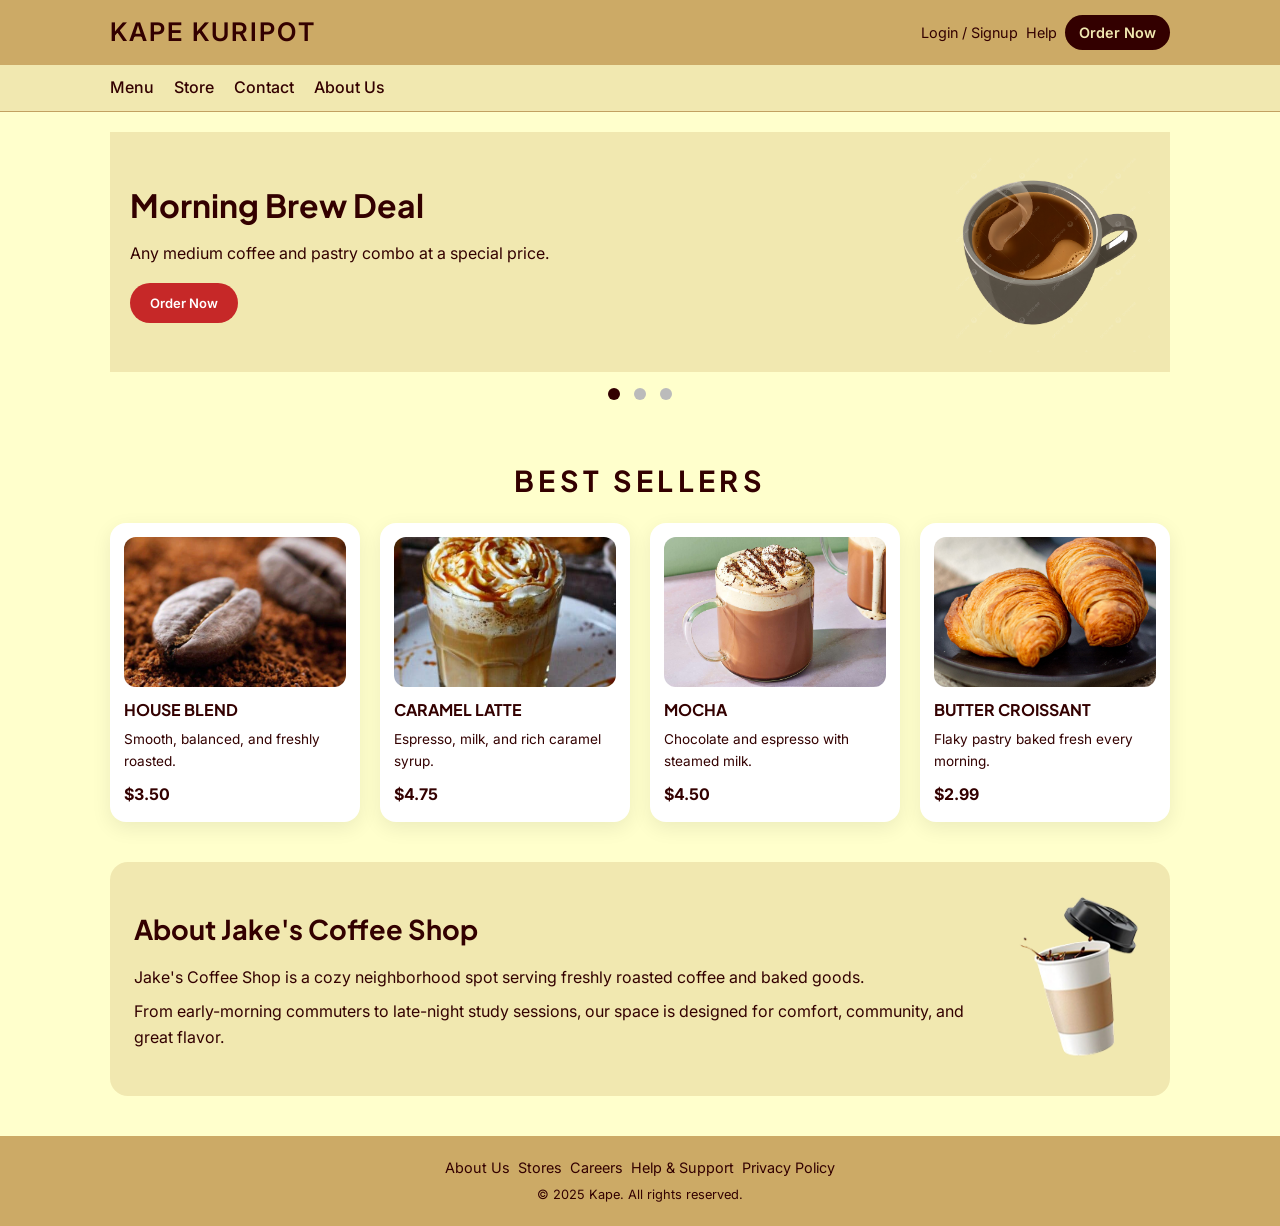
<file: index.html>
<!DOCTYPE html>
<html lang="en">
<head>
    <meta charset="UTF-8">
    <meta name="viewport" content="width=device-width, initial-scale=1.0">
    <title>Kape Kuripot</title>
    <link rel="stylesheet" href="styles.css">
    <link rel="preconnect" href="https://fonts.googleapis.com">
    <link rel="preconnect" href="https://fonts.gstatic.com" crossorigin>
    <link href="https://fonts.googleapis.com/css2?family=Inter:wght@100..900&family=Plus+Jakarta+Sans:wght@200..800&display=swap" rel="stylesheet">

<body>
</head>
<body>
    <!-- HEADER -->
    <header class="site-header">
        <div class="top-bar">
            <div class="logo-area">
                <!-- Make logo clickable to go back to index -->
                <a href="index.html" class="logo-link">
                    <span class="logo-text">Kape Kuripot</span>
                </a>
            </div>
            <div class="top-links">
                <a href="login.html">Login / Signup</a>
                <a href="#">Help</a>
                <a href="#" class="btn-order-now">Order Now</a>
            </div>
        </div>
    
        <nav class="main-nav">
            <ul>
                <li><a href="menu.html">Menu</a></li>
                <li><a href="store.html">Store</a></li>
                <li><a href="contact.html">Contact</a></li>
                <li><a href="about.html">About Us</a></li>
            </ul>
        </nav>
    </header>

    <!-- MAIN CONTENT -->
    <main>
        <!-- CAROUSEL PROMO -->
        <section class="promo-carousel">
            <div class="carousel-track">
                <article class="promo-slide active">
                    <div class="promo-text">
                        <h2>Morning Brew Deal</h2>
                        <p>Any medium coffee and pastry combo at a special price.</p>
                        <a href="#" class="btn-primary">Order Now</a>
                    </div>
                    <div class="promo-image">
                        <img src="image/morning-brew.png" alt="Morning coffee and pastry">
                    </div>
                </article>

                <article class="promo-slide">
                    <div class="promo-text">
                        <h2>New Iced Lattes</h2>
                        <p>Cool caramel and vanilla lattes for hot days.</p>
                        <a href="#" class="btn-primary">Try Today</a>
                    </div>
                    <div class="promo-image">
                        <img src="image/iced-latte.png" alt="Iced latte drinks">
                    </div>
                </article>

                <article class="promo-slide">
                    <div class="promo-text">
                        <h2>Rewards Program</h2>
                        <p>Earn points for every cup and redeem for free drinks.</p>
                        <a href="#" class="btn-primary">Join Free</a>
                    </div>
                    <div class="promo-image">
                        <img src="image/rewards-card.png" alt="Rewards card">
                    </div>
                </article>

                
            </div>

            <div class="carousel-dots">
                <button class="dot active" data-index="0" title="Slide 1" aria-label="Go to slide 1"></button>
                <button class="dot" data-index="1" title="Slide 2" aria-label="Go to slide 2"></button>
                <button class="dot" data-index="2" title="Slide 3" aria-label="Go to slide 3"></button>
            </div>
        </section>

        <!-- BEST SELLER GRID -->
        <section class="best-sellers">
            <div class="section-header">
                <h2>Best Sellers</h2>
            </div>

            <div class="product-grid">
                <article class="product-card">
                    <img src="image/house-blend-coffee.webp" alt="House Blend">
                    <h3>House Blend</h3>
                    <p>Smooth, balanced, and freshly roasted.</p>
                    <span class="price">$3.50</span>
                </article>

                <article class="product-card">
                    <img src="image/caramel-latte.jpg" alt="Caramel Latte">
                    <h3>Caramel Latte</h3>
                    <p>Espresso, milk, and rich caramel syrup.</p>
                    <span class="price">$4.75</span>
                </article>

                <article class="product-card">
                    <img src="image/mocha.jpg" alt="Mocha">
                    <h3>Mocha</h3>
                    <p>Chocolate and espresso with steamed milk.</p>
                    <span class="price">$4.50</span>
                </article>

                <article class="product-card">
                    <img src="image/Butter-Croissant.jpg" alt="Butter Croissant">
                    <h3>Butter Croissant</h3>
                    <p>Flaky pastry baked fresh every morning.</p>
                    <span class="price">$2.99</span>
                </article>
            </div>
        </section>

        <!-- ABOUT SECTION -->
        <section class="about-section">
            <div class="about-inner">
                <div class="about-text">
                    <h2>About Jake's Coffee Shop</h2>
                    <p>Jake's Coffee Shop is a cozy neighborhood spot serving freshly roasted coffee and baked goods.</p>
                    <p>From early-morning commuters to late-night study sessions, our space is designed for comfort, community, and great flavor.</p>
                </div>
                <div class="about-image">
                    <img src="image/coffee.png" alt="Inside Jake's Coffee Shop">
                </div>
            </div>
        </section>
    </main>

    <!-- FOOTER -->
    <footer class="site-footer">
        <div class="footer-links">
            <a href="#">About Us</a>
            <a href="#">Stores</a>
            <a href="#">Careers</a>
            <a href="#">Help &amp; Support</a>
            <a href="#">Privacy Policy</a>
        </div>
        <p class="footer-copy">&copy; 2025 Kape. All rights reserved.</p>
    </footer>

    <script src="script.js"></script>
</body>
</html>
</file>
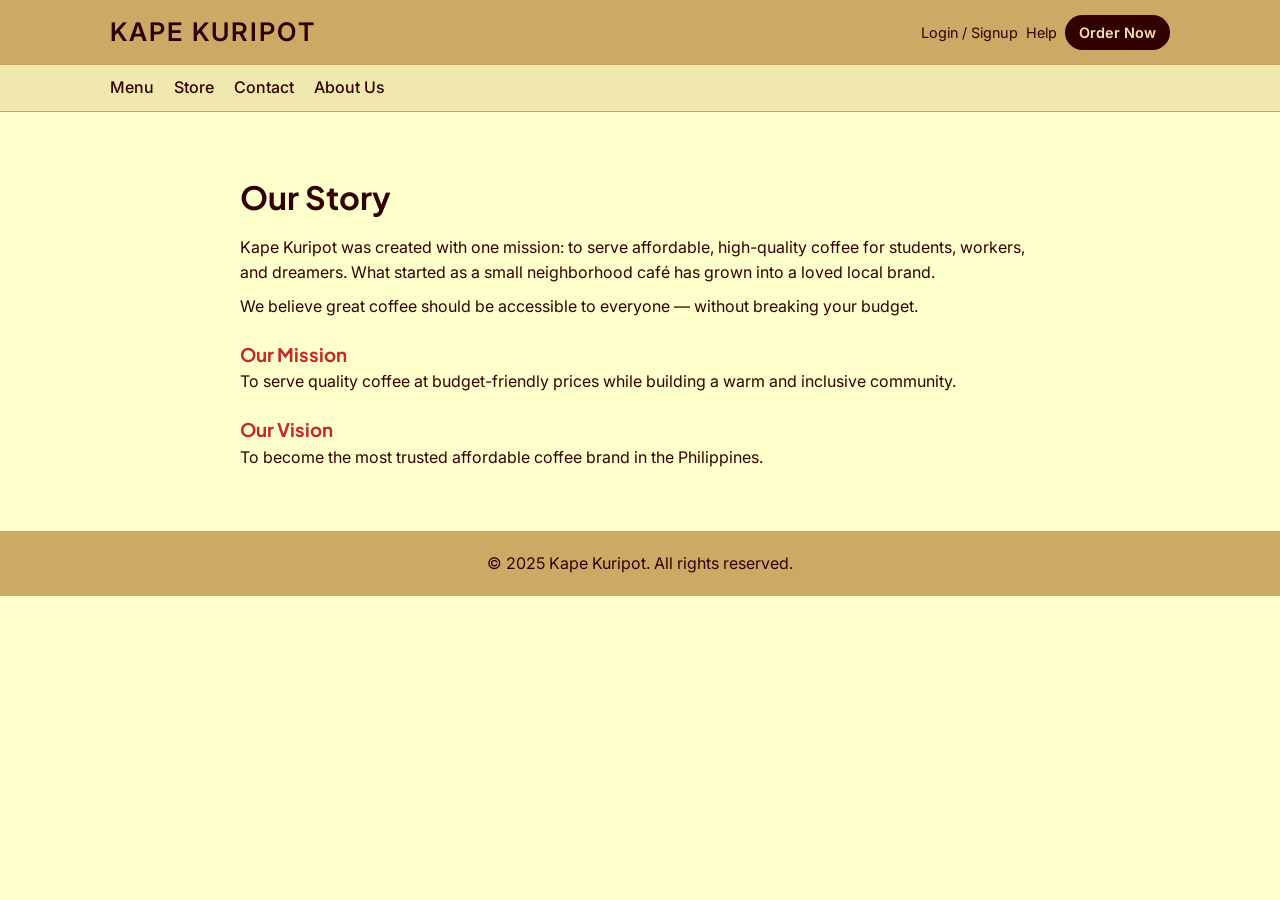
<file: about.html>
<!DOCTYPE html>
<html lang="en">
<head>
    <meta charset="UTF-8">
    <meta name="viewport" content="width=device-width, initial-scale=1.0">
    <title>Kape Kuripot | About Us</title>
    <link rel="stylesheet" href="styles.css">
    <link rel="preconnect" href="https://fonts.googleapis.com">
    <link rel="preconnect" href="https://fonts.gstatic.com" crossorigin>
    <link href="https://fonts.googleapis.com/css2?family=Inter:wght@100..900&family=Plus+Jakarta+Sans:wght@200..800&display=swap" rel="stylesheet">
</head>
<body>

<!-- HEADER -->
    <header class="site-header">
        <div class="top-bar">
            <div class="logo-area">
                <!-- Make logo clickable to go back to index -->
                <a href="index.html" class="logo-link">
                    <span class="logo-text">Kape Kuripot</span>
                </a>
            </div>
            <div class="top-links">
                <a href="login.html">Login / Signup</a>
                <a href="#">Help</a>
                <a href="#" class="btn-order-now">Order Now</a>
            </div>
        </div>
    
        <nav class="main-nav">
            <ul>
                <li><a href="menu.html">Menu</a></li>
                <li><a href="store.html">Store</a></li>
                <li><a href="contact.html">Contact</a></li>
                <li><a href="about.html">About Us</a></li>
            </ul>
        </nav>
    </header>

<!-- ABOUT SECTION -->
<section class="about-page">
    <div class="about-container">

        <div class="about-text">
            <h2>Our Story</h2>
            <p>
                Kape Kuripot was created with one mission: to serve affordable,
                high-quality coffee for students, workers, and dreamers.
                What started as a small neighborhood café has grown into
                a loved local brand.
            </p>

            <p>
                We believe great coffee should be accessible to everyone —
                without breaking your budget.
            </p>

            <h3>Our Mission</h3>
            <p>
                To serve quality coffee at budget-friendly prices while
                building a warm and inclusive community.
            </p>

            <h3>Our Vision</h3>
            <p>
                To become the most trusted affordable coffee brand in the Philippines.
            </p>
        </div>

    </div>
</section>

<!-- FOOTER -->
<footer class="site-footer">
    <p>&copy; 2025 Kape Kuripot. All rights reserved.</p>
</footer>

</body>
</html>
</file>
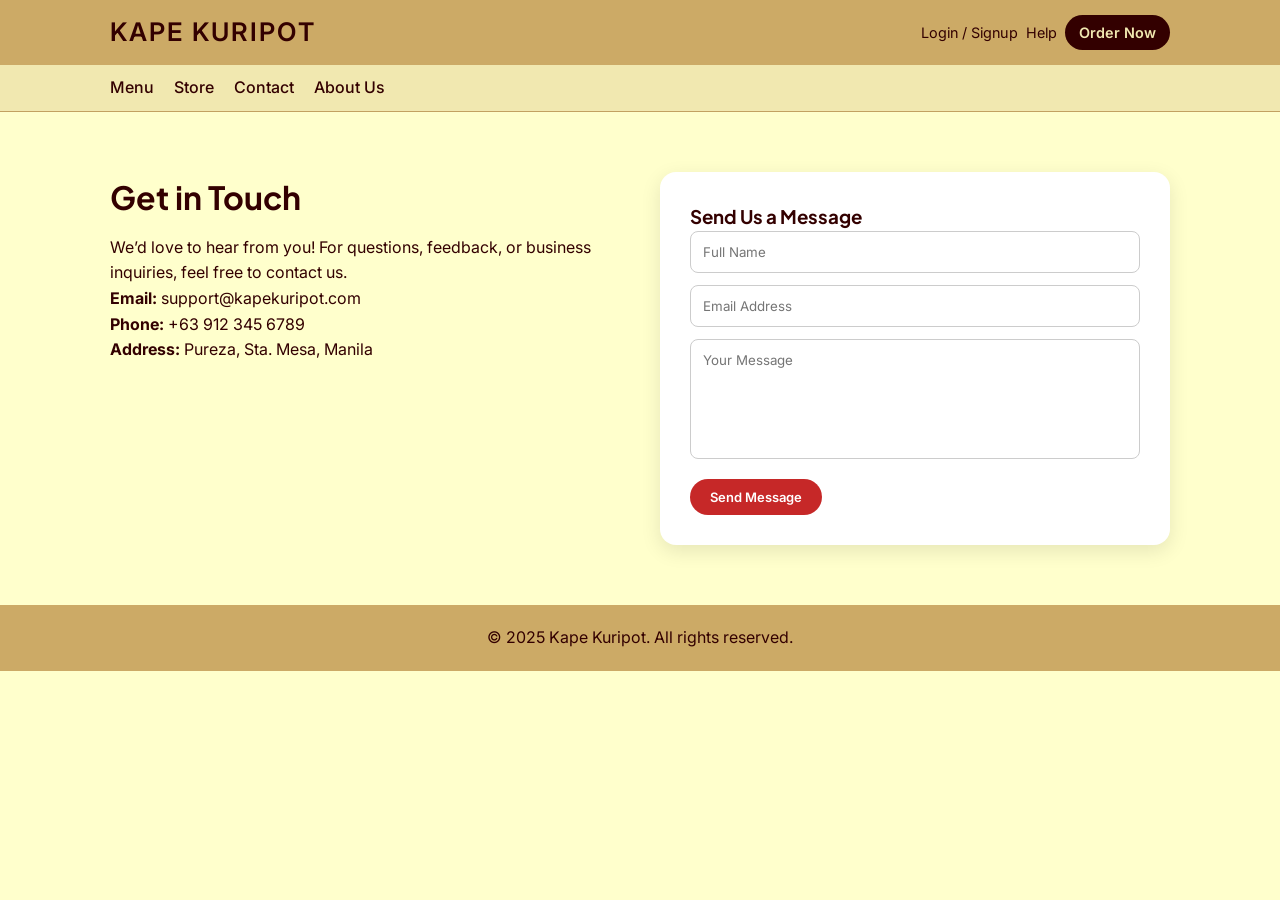
<file: contact.html>
<!DOCTYPE html>
<html lang="en">
<head>
    <meta charset="UTF-8">
    <meta name="viewport" content="width=device-width, initial-scale=1.0">
    <title>Kape Kuripot | Contact Us</title>
    <link rel="stylesheet" href="styles.css">
    <link rel="preconnect" href="https://fonts.googleapis.com">
    <link rel="preconnect" href="https://fonts.gstatic.com" crossorigin>
    <link href="https://fonts.googleapis.com/css2?family=Inter:wght@100..900&family=Plus+Jakarta+Sans:wght@200..800&display=swap" rel="stylesheet">
</head>
<body>

<!-- HEADER -->
    <header class="site-header">
        <div class="top-bar">
            <div class="logo-area">
                <!-- Make logo clickable to go back to index -->
                <a href="index.html" class="logo-link">
                    <span class="logo-text">Kape Kuripot</span>
                </a>
            </div>
            <div class="top-links">
                <a href="login.html">Login / Signup</a>
                <a href="#">Help</a>
                <a href="#" class="btn-order-now">Order Now</a>
            </div>
        </div>
    
        <nav class="main-nav">
            <ul>
                <li><a href="menu.html">Menu</a></li>
                <li><a href="store.html">Store</a></li>
                <li><a href="contact.html">Contact</a></li>
                <li><a href="about.html">About Us</a></li>
            </ul>
        </nav>
    </header>

<!-- CONTACT SECTION -->
<section class="contact-section">
    <div class="contact-container">

        <div class="contact-info">
            <h2>Get in Touch</h2>
            <p>We’d love to hear from you! For questions, feedback, or business inquiries, feel free to contact us.</p>

            <p><strong>Email:</strong> support@kapekuripot.com</p>
            <p><strong>Phone:</strong> +63 912 345 6789</p>
            <p><strong>Address:</strong> Pureza, Sta. Mesa, Manila</p>
        </div>

        <div class="contact-form-box">
            <h3>Send Us a Message</h3>

            <form>
                <input type="text" placeholder="Full Name" required>
                <input type="email" placeholder="Email Address" required>
                <textarea placeholder="Your Message" required></textarea>
                <button type="submit" class="btn-primary">Send Message</button>
            </form>
        </div>

    </div>
</section>

<!-- FOOTER -->
<footer class="site-footer">
    <p>&copy; 2025 Kape Kuripot. All rights reserved.</p>
</footer>

</body>
</html>
</file>
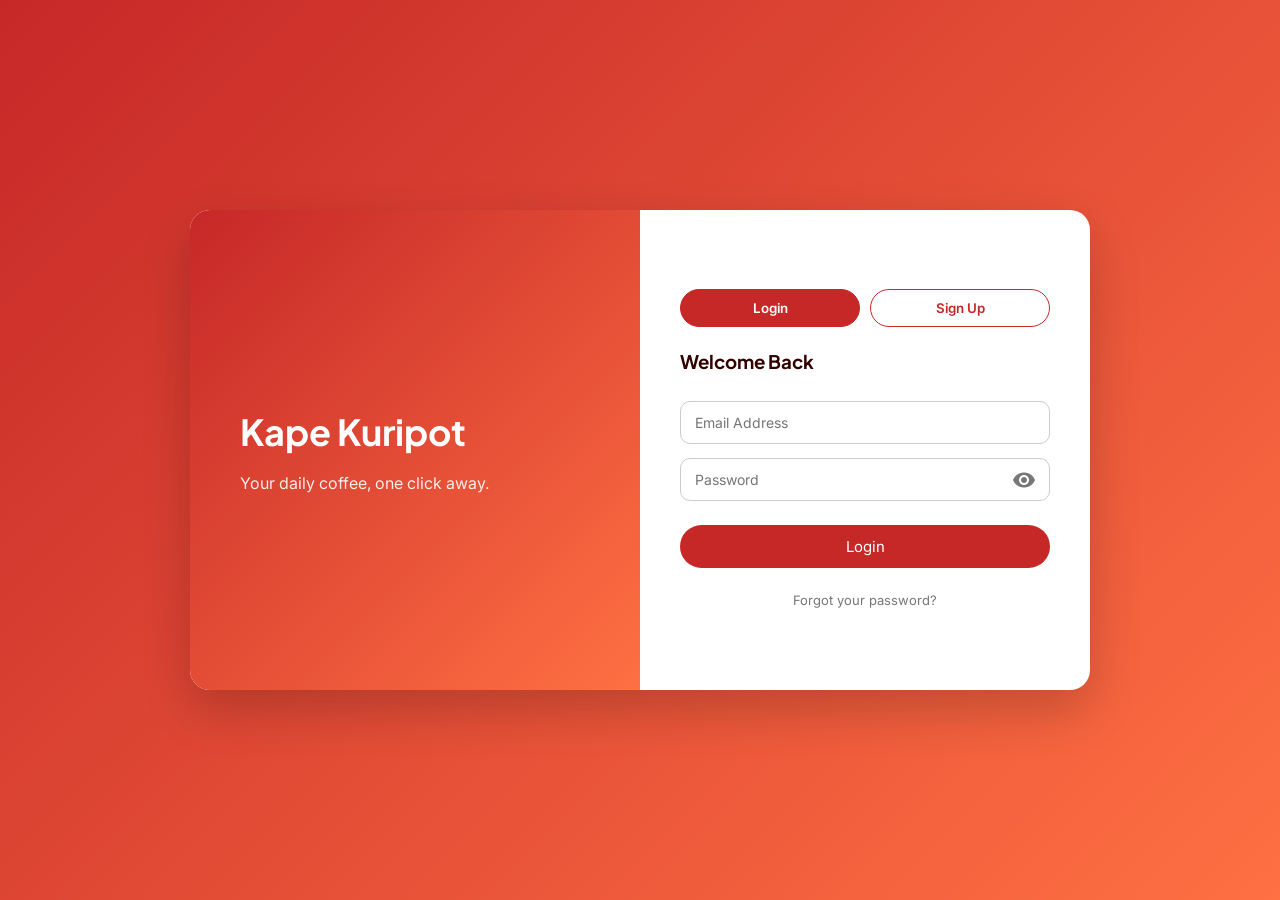
<file: login.html>
<!DOCTYPE html>
<html lang="en">
<head>
    <meta charset="UTF-8">
    <meta name="viewport" content="width=device-width, initial-scale=1.0">
    <title>Kape Kuripot | Login</title>
    <link rel="stylesheet" href="styles.css">
    <link href="https://fonts.googleapis.com/icon?family=Material+Icons" rel="stylesheet">
    <link rel="preconnect" href="https://fonts.googleapis.com">
    <link rel="preconnect" href="https://fonts.gstatic.com" crossorigin>
    <link href="https://fonts.googleapis.com/css2?family=Inter:wght@100..900&family=Plus+Jakarta+Sans:wght@200..800&display=swap" rel="stylesheet">
</head>
</head>
<body class="auth-body">

<div class="auth-container">

    <!-- LEFT BRAND -->
    <div class="auth-left">
        <h2>Kape Kuripot</h2>
        <p>Your daily coffee, one click away.</p>
    </div>

    <!-- RIGHT FORM -->
    <div class="auth-right">

        <!-- TOGGLE BUTTONS -->
        <div class="auth-tabs">
            <button class="tab-btn active" onclick="showLogin()">Login</button>
            <button class="tab-btn" onclick="showSignup()">Sign Up</button>
        </div>

        <!-- LOGIN FORM -->
        <form id="loginForm" class="auth-form">
            <h3>Welcome Back</h3>

            <input type="email" placeholder="Email Address" required>
            <div class="password-box">
                <input type="password" id="loginPassword" placeholder="Password" required>
                <span class="material-icons toggle-pass" data-target="loginPassword">
                    visibility
                </span>
            </div>




            <button type="submit" class="auth-btn">Login</button>

            <p class="auth-note">Forgot your password?</p>
        </form>

        <!-- SIGNUP FORM -->
        <form id="signupForm" class="auth-form hidden">
            <h3>Create Account</h3>

            <input type="text" placeholder="Full Name" required>
            <input type="email" placeholder="Email Address" required>
            <div class="password-box">
                <input type="password" id="signupPassword" placeholder="Password" required>
                <span class="material-icons toggle-pass" data-target="signupPassword">
                    visibility
                </span>
            </div>

            <div class="password-box">
                <input type="password" id="confirmPassword" placeholder="Confirm Password" required>
                <span class="material-icons toggle-pass" data-target="confirmPassword">
                    visibility
                </span>
            </div>



            <button type="submit" class="auth-btn">Sign Up</button>
        </form>

    </div>

</div>

<script src="script.js"></script>

</body>
</html>
</file>
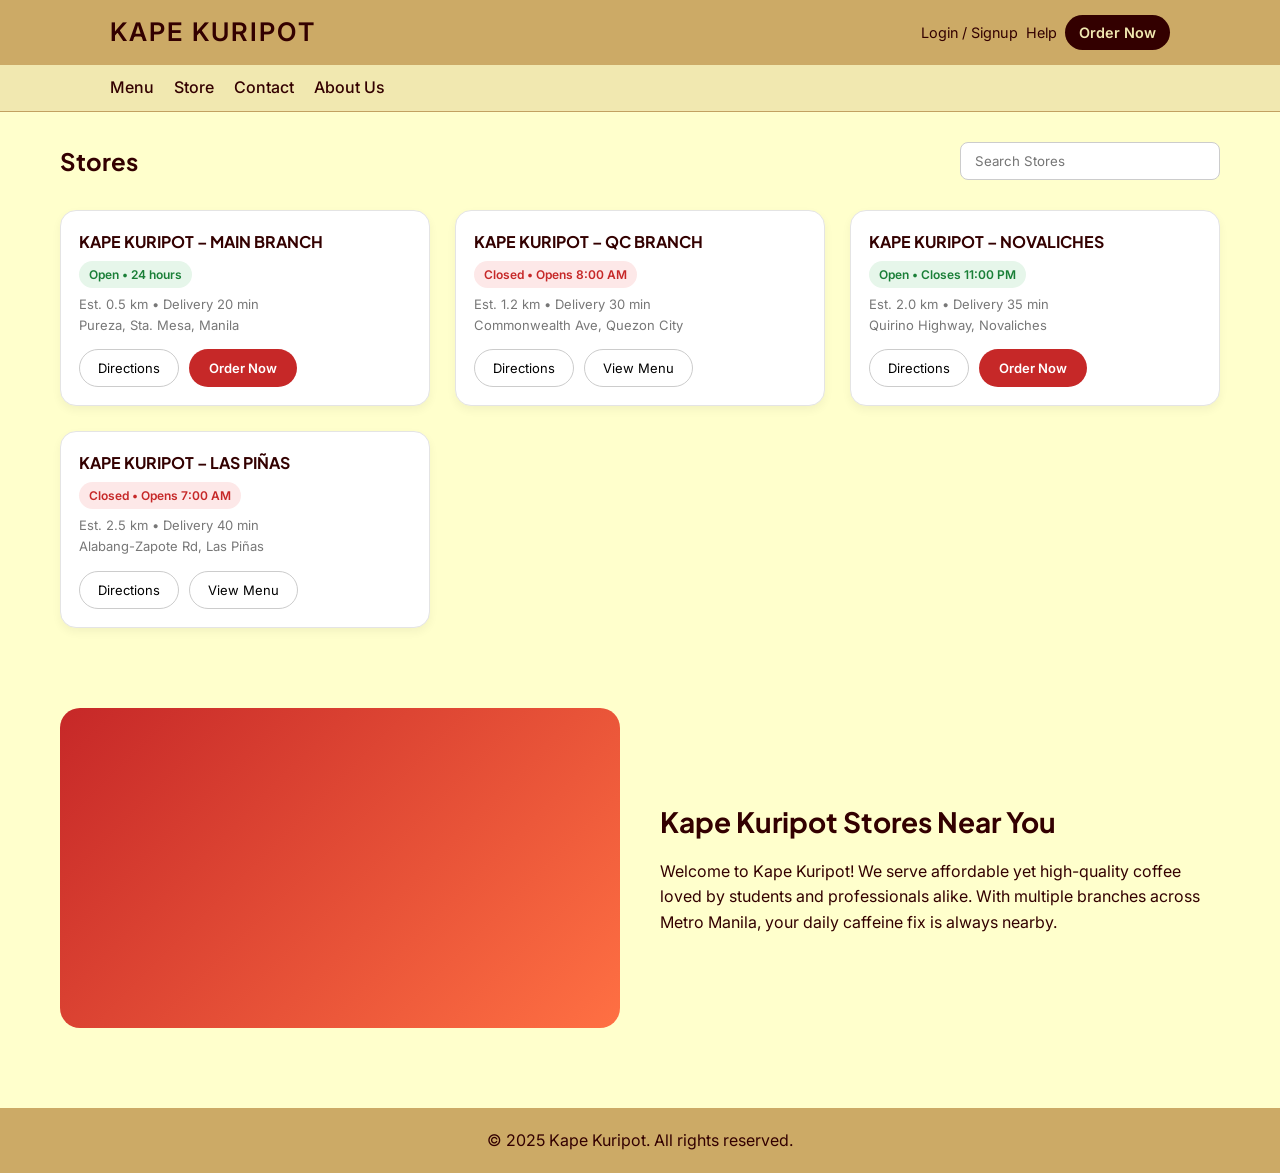
<file: store.html>
<!DOCTYPE html>
<html lang="en">
<head>
    <meta charset="UTF-8">
    <meta name="viewport" content="width=device-width, initial-scale=1">
    <title>Kape Kuripot | Stores</title>
    <link rel="stylesheet" href="styles.css">
    <link rel="preconnect" href="https://fonts.googleapis.com">
    <link rel="preconnect" href="https://fonts.gstatic.com" crossorigin>
    <link href="https://fonts.googleapis.com/css2?family=Inter:wght@100..900&family=Plus+Jakarta+Sans:wght@200..800&display=swap" rel="stylesheet">
</head>
<body>

    <header class="site-header">
        <div class="top-bar">
            <div class="logo-area">
                <!-- Make logo clickable to go back to index -->
                <a href="index.html" class="logo-link">
                    <span class="logo-text">Kape Kuripot</span>
                </a>
            </div>
            <div class="top-links">
                <a href="login.html">Login / Signup</a>
                <a href="#">Help</a>
                <a href="#" class="btn-order-now">Order Now</a>
            </div>
        </div>
    
        <nav class="main-nav">
            <ul>
                <li><a href="menu.html">Menu</a></li>
                <li><a href="store.html">Store</a></li>
                <li><a href="contact.html">Contact</a></li>
                <li><a href="about.html">About Us</a></li>
            </ul>
        </nav>
    </header>

<!-- STORE NAV -->
<section class="store-nav">
    <h2>Stores</h2>
    <input type="text" placeholder="Search Stores">
</section>

<!-- STORE GRID -->
<section class="store-wrapper">

    <div class="store-card">
        <h3>KAPE KURIPOT – MAIN BRANCH</h3>
        <span class="status open">Open • 24 hours</span>
        <p class="meta">Est. 0.5 km • Delivery 20 min</p>
        <p class="addr">Pureza, Sta. Mesa, Manila</p>

        <div class="store-actions">
            <button class="btn-outline">Directions</button>
            <button class="btn-primary">Order Now</button>
        </div>
    </div>

    <div class="store-card">
        <h3>KAPE KURIPOT – QC BRANCH</h3>
        <span class="status closed">Closed • Opens 8:00 AM</span>
        <p class="meta">Est. 1.2 km • Delivery 30 min</p>
        <p class="addr">Commonwealth Ave, Quezon City</p>

        <div class="store-actions">
            <button class="btn-outline">Directions</button>
            <button class="btn-outline">View Menu</button>
        </div>
    </div>

    <div class="store-card">
        <h3>KAPE KURIPOT – NOVALICHES</h3>
        <span class="status open">Open • Closes 11:00 PM</span>
        <p class="meta">Est. 2.0 km • Delivery 35 min</p>
        <p class="addr">Quirino Highway, Novaliches</p>

        <div class="store-actions">
            <button class="btn-outline">Directions</button>
            <button class="btn-primary">Order Now</button>
        </div>
    </div>

    <div class="store-card">
        <h3>KAPE KURIPOT – LAS PIÑAS</h3>
        <span class="status closed">Closed • Opens 7:00 AM</span>
        <p class="meta">Est. 2.5 km • Delivery 40 min</p>
        <p class="addr">Alabang-Zapote Rd, Las Piñas</p>

        <div class="store-actions">
            <button class="btn-outline">Directions</button>
            <button class="btn-outline">View Menu</button>
        </div>
    </div>

</section>

<!-- BRAND SECTION -->
<section class="store-brand">
    <div class="brand-box"></div>
    <div class="brand-text">
        <h2>Kape Kuripot Stores Near You</h2>
        <p>
            Welcome to Kape Kuripot! We serve affordable yet high-quality coffee
            loved by students and professionals alike. With multiple branches
            across Metro Manila, your daily caffeine fix is always nearby.
        </p>
    </div>
</section>

<!-- FOOTER -->
<footer class="site-footer">
    <p>&copy; 2025 Kape Kuripot. All rights reserved.</p>
</footer>

</body>
</html>
</file>
<file: styles.css>
/* GLOBAL */
* {
  margin: 0;
  padding: 0;
  box-sizing: border-box;
  font-family: "Inter", "Plus Jakarta Sans", sans-serif;
}

body {
  background-color: #ffffcc;
  color: #330000;
  line-height: 1.6;
}

/* HEADINGS */
h1,
h2,
h3,
h4,
h5,
h6 {
  font-family: "Plus Jakarta Sans", sans-serif;
}

img {
  max-width: 100%;
  display: block;
}

/* LAYOUT WRAPPERS */
.site-header,
main,
.site-footer {
  width: 100%;
}

/* HEADER */
.site-header {
  background-color: #ccaa66;
  border-bottom: 1px solid rgba(0, 0, 0, 0.05);
}

.top-bar {
  max-width: 1100px;
  margin: 0 auto;
  padding: 12px 20px;
  display: flex;
  justify-content: space-between;
  align-items: center;
  flex-wrap: wrap;
}

.logo-text {
  font-size: 1.6rem;
  font-weight: 600;
  letter-spacing: 0.08em;
  text-transform: uppercase;
}

.logo-link,
.top-links a {
  text-decoration: none;
  color: #330000;
}

.top-links {
  display: flex;
  align-items: center;
  gap: 8px;
  font-size: 0.9rem;
}

.top-links a.btn-order-now {
  padding: 6px 14px;
  border-radius: 999px;
  color: #f1e8b0;
  /* Added a valid hex code (Jake's Header Color) */
  background-color: #330000;
  font-weight: 600;
  text-decoration: none; /* Recommended for <a> tags */
  display: inline-block;
}

/* NAVIGATION */
.main-nav {
  background-color: #f1e8b0;
}

.main-nav ul {
  max-width: 1100px;
  margin: 0 auto;
  padding: 10px 20px;
  list-style: none;
  display: flex;
  gap: 20px;
}

.main-nav a {
  text-decoration: none;
  color: #330000;
  font-weight: 500;
  padding-bottom: 4px;
}

.main-nav a.active {
  border-bottom: 2px solid #330000;
}

/* MAIN WRAPPER */
main {
  max-width: 1100px;
  margin: 20px auto 40px;
  padding: 0 20px;
}

/* PROMO CAROUSEL */
.promo-carousel {
  position: relative;
  overflow: hidden; /* Hides the slides that aren't active */
  width: 100%;
  max-width: 1100px;
  margin: 0 auto 40px;
}

.carousel-track {
  display: flex;
  transition: transform 0.5s ease-in-out; /* Smooth sliding effect */
}

.promo-slide {
  min-width: 100%; /* Each slide takes up the full container width */
  display: flex;
  align-items: center;
  justify-content: space-between;
  gap: 30px;
  opacity: 0;
  background: #f1e8b0; /* Matching Jake's color scheme [cite: 70] */
  transform: translateX(100%);
  transition:
    opacity 0.5s ease,
    transform 0.5s ease;
  padding: 20px;
}

.promo-slide.active {
  opacity: 1;
  transform: translateX(0);
}

.promo-text h2 {
  font-size: 2rem;
  margin-bottom: 10px;
}

.promo-text p {
  margin-bottom: 16px;
}

.btn-primary {
  display: inline-block;
  padding: 10px 22px;
  border-radius: 999px;
  background-color: #330000;
  color: #fff;
  text-decoration: none;
  font-weight: 600;
  font-size: 0.95rem;
}

.promo-image img {
  border-radius: 16px;
  max-width: 200px;
}

.carousel-dots {
  text-align: center;
  padding: 10px;
}

.dot {
  height: 12px;
  width: 12px;
  margin: 0 5px;
  background-color: #bbb;
  border-radius: 50%;
  display: inline-block;
  cursor: pointer;
  border: none;
}

.dot.active {
  background-color: #330000; /* Matching Jake's text color [cite: 60] */
}

/* BEST SELLERS */
.best-sellers {
  margin-bottom: 40px;
}

.section-header h2 {
  text-align: center;
  font-size: 1.8rem;
  text-transform: uppercase;
  letter-spacing: 0.15em;
  margin-bottom: 20px;
}

.product-grid {
  display: grid;
  grid-template-columns: repeat(4, 1fr);
  gap: 20px;
}

.product-card {
  background-color: #fff;
  border-radius: 16px;
  padding: 14px;
  box-shadow: 0 6px 20px rgba(0, 0, 0, 0.08);
}

.product-card img {
  border-radius: 12px;
  height: 150px;
  width: 100%;
  object-fit: cover;
}

.product-card h3 {
  margin-top: 10px;
  font-size: 1rem;
  text-transform: uppercase;
}

.product-card p {
  font-size: 0.85rem;
  margin: 6px 0 10px;
}

.price {
  font-weight: 700;
}

/* ABOUT SECTION */
.about-section {
  background-color: #f1e8b0;
  border-radius: 18px;
  padding: 24px;
}

.about-inner {
  display: flex;
  gap: 30px;
  align-items: center;
}

.about-text h2 {
  font-size: 1.7rem;
  margin-bottom: 14px;
}

.about-text p + p {
  margin-top: 8px;
}

.about-image img {
  border-radius: 16px;
}

/* MENU PAGE LAYOUT */
.menu-layout {
  display: flex;
  max-width: 1200px;
  margin: 40px auto;
  gap: 30px;
  padding: 0 20px;
}

/* LEFT CATEGORIES */
.menu-categories {
  width: 220px;
}

.menu-categories h3 {
  margin-bottom: 15px;
  font-size: 18px;
}

.menu-categories ul {
  list-style: none;
  padding: 0;
  margin: 0;
}

.menu-categories li {
  padding: 12px 10px;
  border-radius: 8px;
  margin-bottom: 6px;
  background: #f3f3f3;
  font-size: 14px;
  cursor: pointer;
  transition: all 0.3s ease;
  padding: 10px;
}

.menu-categories li:hover {
  background-color: #f1e8b0;
}

.menu-categories li.active {
  background-color: #ccaa66;
  color: white;
  font-weight: bold;
}

/* RIGHT PRODUCT GRID */
.menu-content {
  flex: 1;
}

.menu-grid {
  display: grid;
  grid-template-columns: repeat(auto-fill, minmax(230px, 1fr));
  gap: 20px;
}

/* PRODUCT CARD */
.menu-card {
  background: #fff;
  border-radius: 14px;
  box-shadow: 0 6px 12px rgba(0, 0, 0, 0.1);
  padding: 14px;
  position: relative;
  display: flex;
  flex-direction: column;
  text-align: left;
  transition: transform 0.2s;
}

.menu-card img {
  width: 100%;
  height: 160px;
  object-fit: cover;
  border-radius: 10px;
}

.menu-card h4 {
  margin: 12px 0 4px;
  font-size: 16px;
}

.menu-card p {
  font-size: 13px;
  color: #555;
}

.menu-card .price {
  margin-top: auto;
  font-weight: bold;
  color: #330000;
  font-size: 15px;
}

.menu-card:hover {
  transform: translateY(-5px);
  box-shadow: 0 4px 15px rgba(0, 0, 0, 0.1);
}

/* ADD BUTTON */
.add-btn {
  position: absolute;
  bottom: 14px;
  right: 14px;
  width: 34px;
  height: 34px;
  border-radius: 50%;
  border: none;
  background: #330000;
  color: #fff;
  font-size: 20px;
  cursor: pointer;
  transition: background-color 0.3s;
}

.add-btn:active {
  transform: scale(0.9);
}

/* STORES PAGE */
.store-nav {
  max-width: 1200px;
  margin: 30px auto;
  padding: 0 20px;
  display: flex;
  justify-content: space-between;
  align-items: center;
  flex-wrap: wrap;
}

.store-nav input {
  padding: 10px 14px;
  width: 260px;
  border-radius: 8px;
  border: 1px solid #ccc;
}

.store-wrapper {
  max-width: 1200px;
  margin: auto;
  padding: 0 20px;
  display: grid;
  grid-template-columns: repeat(auto-fit, minmax(350px, 1fr));
  gap: 25px;
}

.store-card {
  border: 1px solid #e4e4e4;
  border-radius: 16px;
  padding: 18px;
  background: #fff;
  box-shadow: 0 4px 10px rgba(0, 0, 0, 0.05);
}

.store-card h3 {
  font-size: 16px;
  margin-bottom: 6px;
  font-weight: 700;
}

.status {
  font-size: 12px;
  font-weight: 600;
  padding: 4px 10px;
  border-radius: 20px;
  display: inline-block;
  margin-bottom: 6px;
}

.open {
  background: #e6f6ea;
  color: #1a7f37;
}

.closed {
  background: #fde8e8;
  color: #c62828;
}

.meta,
.addr {
  font-size: 13px;
  color: #777;
}

.addr {
  margin-bottom: 14px;
}

.store-actions {
  display: flex;
  gap: 10px;
}

.btn-outline,
.btn-primary {
  border-radius: 999px;
  font-size: 13px;
  cursor: pointer;
}

.btn-outline {
  padding: 10px 18px;
  border: 1px solid #ccc;
  background: #fff;
}

.btn-primary {
  padding: 10px 20px;
  border: none;
  background: #c62828;
  color: #fff;
}

/* BRAND SECTION */
.store-brand {
  max-width: 1200px;
  margin: 80px auto;
  padding: 0 20px;
  display: grid;
  grid-template-columns: 1fr 1fr;
  gap: 40px;
  align-items: center;
}

.brand-box {
  height: 320px;
  background: linear-gradient(135deg, #c62828, #ff7043);
  border-radius: 20px;
}

.brand-text h2 {
  font-size: 28px;
  margin-bottom: 14px;
}

/* FOOTER */
.site-footer {
  background-color: #ccaa66;
  padding: 20px;
  text-align: center;
}

.footer-links {
  display: flex;
  justify-content: center;
  flex-wrap: wrap;
  gap: 8px;
  margin-bottom: 6px;
  font-size: 0.9rem;
}

.footer-links a {
  text-decoration: none;
  color: #330000;
}

.footer-copy {
  font-size: 0.8rem;
}

/* AUTH */
.auth-body {
  min-height: 100vh;
  background: linear-gradient(135deg, #c62828, #ff7043);
  display: flex;
  justify-content: center;
  align-items: center;
}

.auth-container {
  width: 900px;
  max-width: 95%;
  min-height: 480px;
  background: #fff;
  display: grid;
  grid-template-columns: 1fr 1fr;
  border-radius: 20px;
  overflow: hidden;
  box-shadow: 0 20px 50px rgba(0, 0, 0, 0.2);
}

.auth-left {
  background: linear-gradient(135deg, #c62828, #ff7043);
  color: #fff;
  display: flex;
  flex-direction: column;
  justify-content: center;
  padding: 50px;
}

.auth-left h2 {
  font-size: 36px;
  margin-bottom: 10px;
}

.auth-left p {
  font-size: 16px;
  opacity: 0.9;
}

.auth-right {
  padding: 50px 40px;
  display: flex;
  flex-direction: column;
  justify-content: center;
}

.auth-tabs {
  display: flex;
  gap: 10px;
  margin-bottom: 20px;
}

.tab-btn {
  flex: 1;
  padding: 10px;
  border-radius: 999px;
  border: 1px solid #c62828;
  background: #fff;
  color: #c62828;
  cursor: pointer;
  font-weight: 600;
  transition:
    background-color 0.3s,
    color 0.3s;
}

.tab-btn.active {
  background: #c62828;
  color: #fff;
}

.auth-form {
  display: flex;
  flex-direction: column;
  gap: 14px;
}

.auth-form h3 {
  margin-bottom: 10px;
}

.auth-form input {
  padding: 12px 14px;
  border-radius: 10px;
  border: 1px solid #ccc;
  font-size: 14px;
}

.auth-btn {
  margin-top: 10px;
  padding: 12px;
  border-radius: 999px;
  border: none;
  background: #c62828;
  color: #fff;
  font-size: 15px;
  cursor: pointer;
  transition: background-color 0.3s;
}

.auth-btn:hover {
  background: #a61b1b;
}

.auth-note {
  font-size: 13px;
  color: #777;
  text-align: center;
  margin-top: 8px;
  cursor: pointer;
}

.hidden {
  display: none;
}

.password-box {
  position: relative;
  width: 100%;
}

.password-box input {
  width: 100%;
  padding-right: 40px;
}

.toggle-pass {
  position: absolute;
  right: 14px;
  top: 50%;
  transform: translateY(-50%);
  cursor: pointer;
  font-size: 22px;
  color: #777;
  -webkit-user-select: none;
  user-select: none;
  transition: color 0.3s;
}

.toggle-pass:hover {
  color: #c62828;
}

/* RESPONSIVE */
@media (max-width: 900px) {
  .product-grid {
    grid-template-columns: repeat(2, 1fr);
  }
  .promo-slide {
    flex-direction: column;
    text-align: center;
  }
  .about-inner {
    flex-direction: column;
  }
}

@media (max-width: 768px) {
  .auth-container {
    grid-template-columns: 1fr;
  }
  .auth-left {
    display: none;
  }
  .store-brand {
    grid-template-columns: 1fr;
  }
  .store-nav {
    flex-direction: column;
    gap: 15px;
  }
  .store-nav input {
    width: 100%;
  }
  .top-bar {
    flex-direction: column;
    align-items: flex-start;
    gap: 6px;
  }
}

@media (max-width: 600px) {
  .product-grid {
    grid-template-columns: 1fr;
  }
}

/* ================= CONTACT & ABOUT PAGES ================= */

.contact-section,
.about-page {
  max-width: 1100px;
  margin: 60px auto;
  padding: 0 20px;
}

.contact-container {
  display: grid;
  grid-template-columns: 1fr 1fr;
  gap: 40px;
}

.contact-info h2,
.about-container h2 {
  font-size: 32px;
  margin-bottom: 12px;
}

.contact-form-box {
  background: white;
  padding: 30px;
  border-radius: 16px;
  box-shadow: 0 6px 20px rgba(0, 0, 0, 0.1);
}

.contact-form-box input,
.contact-form-box textarea {
  width: 100%;
  padding: 12px;
  margin-bottom: 12px;
  border-radius: 8px;
  border: 1px solid #ccc;
}

.contact-form-box textarea {
  height: 120px;
  resize: none;
}

.about-container {
  max-width: 800px;
  margin: auto;
}

.about-text h3 {
  margin-top: 20px;
  color: #c62828;
}

/* MOBILE */
@media (max-width: 768px) {
  .contact-container {
    grid-template-columns: 1fr;
  }
}

/* ================= CUSTOM SCROLLBAR ================= */

/* Chrome, Edge, Safari */
::-webkit-scrollbar {
  width: 10px;
}

::-webkit-scrollbar-track {
  background: #f1f1f1;
  border-radius: 10px;
}

::-webkit-scrollbar-thumb {
  background: #c62828; /* Kape Kuripot red */
  border-radius: 10px;
}

::-webkit-scrollbar-thumb:hover {
  background: #a61b1b;
}

/* Firefox */
* {
  scrollbar-width: thin;
  scrollbar-color: #c62828 #f1f1f1;
}
</file>
